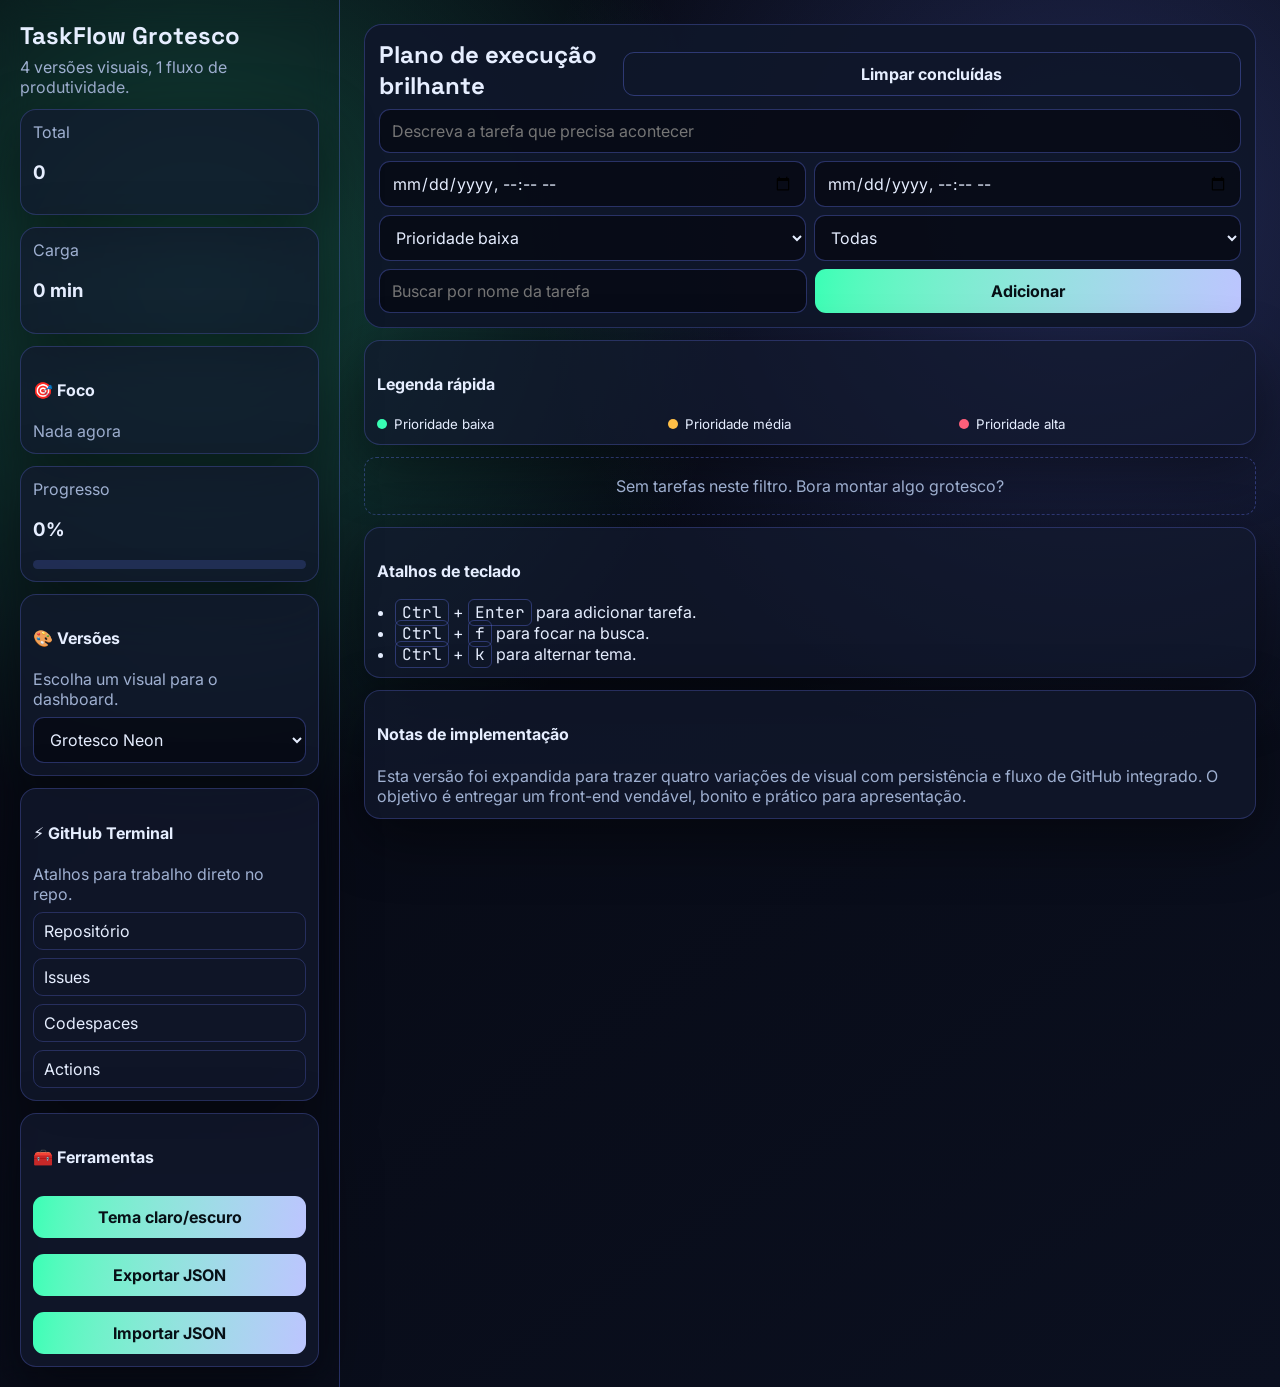
<file: index.html>
<!DOCTYPE html>
<html lang="pt-BR">
<head>
  <meta charset="UTF-8" />
  <meta name="viewport" content="width=device-width, initial-scale=1.0" />
  <title>TaskFlow Grotesco X4</title>
  <link rel="preconnect" href="https://fonts.googleapis.com" />
  <link rel="preconnect" href="https://fonts.gstatic.com" crossorigin />
  <link href="https://fonts.googleapis.com/css2?family=Inter:wght@400;500;600;700;800&family=Space+Grotesk:wght@500;700&family=JetBrains+Mono:wght@400;700&display=swap" rel="stylesheet" />
  <link rel="stylesheet" href="styles.css" />
</head>
<body>
  <div class="app" id="appRoot">
    <aside class="sidebar">
      <header class="brand">
        <h1>TaskFlow <span>Grotesco</span></h1>
        <p>4 versões visuais, 1 fluxo de produtividade.</p>
      </header>

      <section class="card metrics">
        <p>Total</p>
        <h3 id="totalTasks">0</h3>
      </section>

      <section class="card metrics">
        <p>Carga</p>
        <h3 id="dayLoad">0 min</h3>
      </section>

      <section class="card focus">
        <h4>🎯 Foco</h4>
        <p id="focusTask">Nenhuma tarefa</p>
      </section>

      <section class="card progress">
        <p>Progresso</p>
        <h3 id="progressValue">0%</h3>
        <div class="progressBar"><span id="progressFill"></span></div>
      </section>

      <section class="card stylePack">
        <h4>🎨 Versões</h4>
        <p>Escolha um visual para o dashboard.</p>
        <select id="visualPreset">
          <option value="grotesco">Grotesco Neon</option>
          <option value="aurora">Aurora Premium</option>
          <option value="midnight">Midnight Ops</option>
          <option value="clean">Clean Studio</option>
        </select>
      </section>

      <section class="card github">
        <h4>⚡ GitHub Terminal</h4>
        <p>Atalhos para trabalho direto no repo.</p>
        <div class="githubLinks">
          <a id="repoLink" target="_blank" rel="noreferrer">Repositório</a>
          <a id="issuesLink" target="_blank" rel="noreferrer">Issues</a>
          <a id="codespacesLink" target="_blank" rel="noreferrer">Codespaces</a>
          <a id="actionsLink" target="_blank" rel="noreferrer">Actions</a>
        </div>
      </section>

      <section class="card tools">
        <h4>🧰 Ferramentas</h4>
        <div class="toolActions">
          <button id="themeToggle">Tema claro/escuro</button>
          <button id="exportBtn">Exportar JSON</button>
          <button id="importBtn">Importar JSON</button>
          <input type="file" id="importFile" accept="application/json" hidden />
        </div>
      </section>
    </aside>

    <main class="main">
      <section class="input">
        <div class="titleRow">
          <h2>Plano de execução brilhante</h2>
          <button id="clearDoneBtn" class="secondary">Limpar concluídas</button>
        </div>

        <input id="taskInput" placeholder="Descreva a tarefa que precisa acontecer" />

        <div class="row">
          <input type="datetime-local" id="startInput" />
          <input type="datetime-local" id="endInput" />
        </div>

        <div class="row compact">
          <select id="priorityInput">
            <option value="1">Prioridade baixa</option>
            <option value="2">Prioridade média</option>
            <option value="3">Prioridade alta</option>
          </select>

          <select id="statusFilter">
            <option value="all">Todas</option>
            <option value="pending">Pendentes</option>
            <option value="done">Concluídas</option>
          </select>
        </div>

        <div class="row compact">
          <input id="searchInput" placeholder="Buscar por nome da tarefa" />
          <button id="addBtn">Adicionar</button>
        </div>
      </section>

      <section class="legend card">
        <h4>Legenda rápida</h4>
        <div class="legendList">
          <span class="dot p1"></span><small>Prioridade baixa</small>
          <span class="dot p2"></span><small>Prioridade média</small>
          <span class="dot p3"></span><small>Prioridade alta</small>
        </div>
      </section>

      <section id="timeline" class="timeline"></section>

      <section class="card shortcuts">
        <h4>Atalhos de teclado</h4>
        <ul>
          <li><kbd>Ctrl</kbd> + <kbd>Enter</kbd> para adicionar tarefa.</li>
          <li><kbd>Ctrl</kbd> + <kbd>f</kbd> para focar na busca.</li>
          <li><kbd>Ctrl</kbd> + <kbd>k</kbd> para alternar tema.</li>
        </ul>
      </section>

      <section class="card notes">
        <h4>Notas de implementação</h4>
        <p>Esta versão foi expandida para trazer quatro variações de visual com persistência e fluxo de GitHub integrado. O objetivo é entregar um front-end vendável, bonito e prático para apresentação.</p>
      </section>
    </main>
  </div>

  <template id="taskTemplate">
    <article class="task">
      <div class="taskTop">
        <strong class="taskName"></strong>
        <span class="badge pending">Pendente</span>
      </div>
      <small class="taskTime"></small>
      <small class="taskScore"></small>
      <div class="taskActions">
        <button data-action="toggle"></button>
        <button data-action="edit" class="secondary">Editar</button>
        <button data-action="delete" class="danger">Excluir</button>
      </div>
    </article>
  </template>

  <script src="script.js"></script>

  <!-- bloco-extra-001: espaço reservado para expansão visual/documentação da versão grotesca -->
  <!-- bloco-extra-002: espaço reservado para expansão visual/documentação da versão grotesca -->
  <!-- bloco-extra-003: espaço reservado para expansão visual/documentação da versão grotesca -->
  <!-- bloco-extra-004: espaço reservado para expansão visual/documentação da versão grotesca -->
  <!-- bloco-extra-005: espaço reservado para expansão visual/documentação da versão grotesca -->
  <!-- bloco-extra-006: espaço reservado para expansão visual/documentação da versão grotesca -->
  <!-- bloco-extra-007: espaço reservado para expansão visual/documentação da versão grotesca -->
  <!-- bloco-extra-008: espaço reservado para expansão visual/documentação da versão grotesca -->
  <!-- bloco-extra-009: espaço reservado para expansão visual/documentação da versão grotesca -->
  <!-- bloco-extra-010: espaço reservado para expansão visual/documentação da versão grotesca -->
  <!-- bloco-extra-011: espaço reservado para expansão visual/documentação da versão grotesca -->
  <!-- bloco-extra-012: espaço reservado para expansão visual/documentação da versão grotesca -->
  <!-- bloco-extra-013: espaço reservado para expansão visual/documentação da versão grotesca -->
  <!-- bloco-extra-014: espaço reservado para expansão visual/documentação da versão grotesca -->
  <!-- bloco-extra-015: espaço reservado para expansão visual/documentação da versão grotesca -->
  <!-- bloco-extra-016: espaço reservado para expansão visual/documentação da versão grotesca -->
  <!-- bloco-extra-017: espaço reservado para expansão visual/documentação da versão grotesca -->
  <!-- bloco-extra-018: espaço reservado para expansão visual/documentação da versão grotesca -->
  <!-- bloco-extra-019: espaço reservado para expansão visual/documentação da versão grotesca -->
  <!-- bloco-extra-020: espaço reservado para expansão visual/documentação da versão grotesca -->
  <!-- bloco-extra-021: espaço reservado para expansão visual/documentação da versão grotesca -->
  <!-- bloco-extra-022: espaço reservado para expansão visual/documentação da versão grotesca -->
  <!-- bloco-extra-023: espaço reservado para expansão visual/documentação da versão grotesca -->
  <!-- bloco-extra-024: espaço reservado para expansão visual/documentação da versão grotesca -->
  <!-- bloco-extra-025: espaço reservado para expansão visual/documentação da versão grotesca -->
  <!-- bloco-extra-026: espaço reservado para expansão visual/documentação da versão grotesca -->
  <!-- bloco-extra-027: espaço reservado para expansão visual/documentação da versão grotesca -->
  <!-- bloco-extra-028: espaço reservado para expansão visual/documentação da versão grotesca -->
  <!-- bloco-extra-029: espaço reservado para expansão visual/documentação da versão grotesca -->
  <!-- bloco-extra-030: espaço reservado para expansão visual/documentação da versão grotesca -->
  <!-- bloco-extra-031: espaço reservado para expansão visual/documentação da versão grotesca -->
  <!-- bloco-extra-032: espaço reservado para expansão visual/documentação da versão grotesca -->
  <!-- bloco-extra-033: espaço reservado para expansão visual/documentação da versão grotesca -->
  <!-- bloco-extra-034: espaço reservado para expansão visual/documentação da versão grotesca -->
  <!-- bloco-extra-035: espaço reservado para expansão visual/documentação da versão grotesca -->
  <!-- bloco-extra-036: espaço reservado para expansão visual/documentação da versão grotesca -->
  <!-- bloco-extra-037: espaço reservado para expansão visual/documentação da versão grotesca -->
  <!-- bloco-extra-038: espaço reservado para expansão visual/documentação da versão grotesca -->
  <!-- bloco-extra-039: espaço reservado para expansão visual/documentação da versão grotesca -->
  <!-- bloco-extra-040: espaço reservado para expansão visual/documentação da versão grotesca -->
  <!-- bloco-extra-041: espaço reservado para expansão visual/documentação da versão grotesca -->
  <!-- bloco-extra-042: espaço reservado para expansão visual/documentação da versão grotesca -->
  <!-- bloco-extra-043: espaço reservado para expansão visual/documentação da versão grotesca -->
  <!-- bloco-extra-044: espaço reservado para expansão visual/documentação da versão grotesca -->
  <!-- bloco-extra-045: espaço reservado para expansão visual/documentação da versão grotesca -->
  <!-- bloco-extra-046: espaço reservado para expansão visual/documentação da versão grotesca -->
  <!-- bloco-extra-047: espaço reservado para expansão visual/documentação da versão grotesca -->
  <!-- bloco-extra-048: espaço reservado para expansão visual/documentação da versão grotesca -->
  <!-- bloco-extra-049: espaço reservado para expansão visual/documentação da versão grotesca -->
  <!-- bloco-extra-050: espaço reservado para expansão visual/documentação da versão grotesca -->
  <!-- bloco-extra-051: espaço reservado para expansão visual/documentação da versão grotesca -->
  <!-- bloco-extra-052: espaço reservado para expansão visual/documentação da versão grotesca -->
  <!-- bloco-extra-053: espaço reservado para expansão visual/documentação da versão grotesca -->
  <!-- bloco-extra-054: espaço reservado para expansão visual/documentação da versão grotesca -->
  <!-- bloco-extra-055: espaço reservado para expansão visual/documentação da versão grotesca -->
  <!-- bloco-extra-056: espaço reservado para expansão visual/documentação da versão grotesca -->
  <!-- bloco-extra-057: espaço reservado para expansão visual/documentação da versão grotesca -->
  <!-- bloco-extra-058: espaço reservado para expansão visual/documentação da versão grotesca -->
  <!-- bloco-extra-059: espaço reservado para expansão visual/documentação da versão grotesca -->
  <!-- bloco-extra-060: espaço reservado para expansão visual/documentação da versão grotesca -->
  <!-- bloco-extra-061: espaço reservado para expansão visual/documentação da versão grotesca -->
  <!-- bloco-extra-062: espaço reservado para expansão visual/documentação da versão grotesca -->
  <!-- bloco-extra-063: espaço reservado para expansão visual/documentação da versão grotesca -->
  <!-- bloco-extra-064: espaço reservado para expansão visual/documentação da versão grotesca -->
  <!-- bloco-extra-065: espaço reservado para expansão visual/documentação da versão grotesca -->
  <!-- bloco-extra-066: espaço reservado para expansão visual/documentação da versão grotesca -->
  <!-- bloco-extra-067: espaço reservado para expansão visual/documentação da versão grotesca -->
  <!-- bloco-extra-068: espaço reservado para expansão visual/documentação da versão grotesca -->
  <!-- bloco-extra-069: espaço reservado para expansão visual/documentação da versão grotesca -->
  <!-- bloco-extra-070: espaço reservado para expansão visual/documentação da versão grotesca -->
  <!-- bloco-extra-071: espaço reservado para expansão visual/documentação da versão grotesca -->
  <!-- bloco-extra-072: espaço reservado para expansão visual/documentação da versão grotesca -->
  <!-- bloco-extra-073: espaço reservado para expansão visual/documentação da versão grotesca -->
  <!-- bloco-extra-074: espaço reservado para expansão visual/documentação da versão grotesca -->
  <!-- bloco-extra-075: espaço reservado para expansão visual/documentação da versão grotesca -->
  <!-- bloco-extra-076: espaço reservado para expansão visual/documentação da versão grotesca -->
  <!-- bloco-extra-077: espaço reservado para expansão visual/documentação da versão grotesca -->
  <!-- bloco-extra-078: espaço reservado para expansão visual/documentação da versão grotesca -->
  <!-- bloco-extra-079: espaço reservado para expansão visual/documentação da versão grotesca -->
  <!-- bloco-extra-080: espaço reservado para expansão visual/documentação da versão grotesca -->
  <!-- bloco-extra-081: espaço reservado para expansão visual/documentação da versão grotesca -->
  <!-- bloco-extra-082: espaço reservado para expansão visual/documentação da versão grotesca -->
  <!-- bloco-extra-083: espaço reservado para expansão visual/documentação da versão grotesca -->
  <!-- bloco-extra-084: espaço reservado para expansão visual/documentação da versão grotesca -->
  <!-- bloco-extra-085: espaço reservado para expansão visual/documentação da versão grotesca -->
  <!-- bloco-extra-086: espaço reservado para expansão visual/documentação da versão grotesca -->
  <!-- bloco-extra-087: espaço reservado para expansão visual/documentação da versão grotesca -->
  <!-- bloco-extra-088: espaço reservado para expansão visual/documentação da versão grotesca -->
  <!-- bloco-extra-089: espaço reservado para expansão visual/documentação da versão grotesca -->
  <!-- bloco-extra-090: espaço reservado para expansão visual/documentação da versão grotesca -->
  <!-- bloco-extra-091: espaço reservado para expansão visual/documentação da versão grotesca -->
  <!-- bloco-extra-092: espaço reservado para expansão visual/documentação da versão grotesca -->
  <!-- bloco-extra-093: espaço reservado para expansão visual/documentação da versão grotesca -->
  <!-- bloco-extra-094: espaço reservado para expansão visual/documentação da versão grotesca -->
  <!-- bloco-extra-095: espaço reservado para expansão visual/documentação da versão grotesca -->
  <!-- bloco-extra-096: espaço reservado para expansão visual/documentação da versão grotesca -->
  <!-- bloco-extra-097: espaço reservado para expansão visual/documentação da versão grotesca -->
  <!-- bloco-extra-098: espaço reservado para expansão visual/documentação da versão grotesca -->
  <!-- bloco-extra-099: espaço reservado para expansão visual/documentação da versão grotesca -->
  <!-- bloco-extra-100: espaço reservado para expansão visual/documentação da versão grotesca -->
  <!-- bloco-extra-101: espaço reservado para expansão visual/documentação da versão grotesca -->
  <!-- bloco-extra-102: espaço reservado para expansão visual/documentação da versão grotesca -->
  <!-- bloco-extra-103: espaço reservado para expansão visual/documentação da versão grotesca -->
  <!-- bloco-extra-104: espaço reservado para expansão visual/documentação da versão grotesca -->
  <!-- bloco-extra-105: espaço reservado para expansão visual/documentação da versão grotesca -->
  <!-- bloco-extra-106: espaço reservado para expansão visual/documentação da versão grotesca -->
  <!-- bloco-extra-107: espaço reservado para expansão visual/documentação da versão grotesca -->
  <!-- bloco-extra-108: espaço reservado para expansão visual/documentação da versão grotesca -->
  <!-- bloco-extra-109: espaço reservado para expansão visual/documentação da versão grotesca -->
  <!-- bloco-extra-110: espaço reservado para expansão visual/documentação da versão grotesca -->
  <!-- bloco-extra-111: espaço reservado para expansão visual/documentação da versão grotesca -->
  <!-- bloco-extra-112: espaço reservado para expansão visual/documentação da versão grotesca -->
  <!-- bloco-extra-113: espaço reservado para expansão visual/documentação da versão grotesca -->
  <!-- bloco-extra-114: espaço reservado para expansão visual/documentação da versão grotesca -->
  <!-- bloco-extra-115: espaço reservado para expansão visual/documentação da versão grotesca -->
  <!-- bloco-extra-116: espaço reservado para expansão visual/documentação da versão grotesca -->
  <!-- bloco-extra-117: espaço reservado para expansão visual/documentação da versão grotesca -->
  <!-- bloco-extra-118: espaço reservado para expansão visual/documentação da versão grotesca -->
  <!-- bloco-extra-119: espaço reservado para expansão visual/documentação da versão grotesca -->
  <!-- bloco-extra-120: espaço reservado para expansão visual/documentação da versão grotesca -->
  <!-- bloco-extra-121: espaço reservado para expansão visual/documentação da versão grotesca -->
  <!-- bloco-extra-122: espaço reservado para expansão visual/documentação da versão grotesca -->
  <!-- bloco-extra-123: espaço reservado para expansão visual/documentação da versão grotesca -->
  <!-- bloco-extra-124: espaço reservado para expansão visual/documentação da versão grotesca -->
  <!-- bloco-extra-125: espaço reservado para expansão visual/documentação da versão grotesca -->
  <!-- bloco-extra-126: espaço reservado para expansão visual/documentação da versão grotesca -->
  <!-- bloco-extra-127: espaço reservado para expansão visual/documentação da versão grotesca -->
  <!-- bloco-extra-128: espaço reservado para expansão visual/documentação da versão grotesca -->
  <!-- bloco-extra-129: espaço reservado para expansão visual/documentação da versão grotesca -->
  <!-- bloco-extra-130: espaço reservado para expansão visual/documentação da versão grotesca -->
  <!-- bloco-extra-131: espaço reservado para expansão visual/documentação da versão grotesca -->
  <!-- bloco-extra-132: espaço reservado para expansão visual/documentação da versão grotesca -->
  <!-- bloco-extra-133: espaço reservado para expansão visual/documentação da versão grotesca -->
  <!-- bloco-extra-134: espaço reservado para expansão visual/documentação da versão grotesca -->
  <!-- bloco-extra-135: espaço reservado para expansão visual/documentação da versão grotesca -->
  <!-- bloco-extra-136: espaço reservado para expansão visual/documentação da versão grotesca -->
  <!-- bloco-extra-137: espaço reservado para expansão visual/documentação da versão grotesca -->
  <!-- bloco-extra-138: espaço reservado para expansão visual/documentação da versão grotesca -->
  <!-- bloco-extra-139: espaço reservado para expansão visual/documentação da versão grotesca -->
  <!-- bloco-extra-140: espaço reservado para expansão visual/documentação da versão grotesca -->
  <!-- bloco-extra-141: espaço reservado para expansão visual/documentação da versão grotesca -->
  <!-- bloco-extra-142: espaço reservado para expansão visual/documentação da versão grotesca -->
  <!-- bloco-extra-143: espaço reservado para expansão visual/documentação da versão grotesca -->
  <!-- bloco-extra-144: espaço reservado para expansão visual/documentação da versão grotesca -->
  <!-- bloco-extra-145: espaço reservado para expansão visual/documentação da versão grotesca -->
  <!-- bloco-extra-146: espaço reservado para expansão visual/documentação da versão grotesca -->
  <!-- bloco-extra-147: espaço reservado para expansão visual/documentação da versão grotesca -->
  <!-- bloco-extra-148: espaço reservado para expansão visual/documentação da versão grotesca -->
  <!-- bloco-extra-149: espaço reservado para expansão visual/documentação da versão grotesca -->
  <!-- bloco-extra-150: espaço reservado para expansão visual/documentação da versão grotesca -->
  <!-- bloco-extra-151: espaço reservado para expansão visual/documentação da versão grotesca -->
  <!-- bloco-extra-152: espaço reservado para expansão visual/documentação da versão grotesca -->
  <!-- bloco-extra-153: espaço reservado para expansão visual/documentação da versão grotesca -->
  <!-- bloco-extra-154: espaço reservado para expansão visual/documentação da versão grotesca -->
  <!-- bloco-extra-155: espaço reservado para expansão visual/documentação da versão grotesca -->
  <!-- bloco-extra-156: espaço reservado para expansão visual/documentação da versão grotesca -->
  <!-- bloco-extra-157: espaço reservado para expansão visual/documentação da versão grotesca -->
  <!-- bloco-extra-158: espaço reservado para expansão visual/documentação da versão grotesca -->
  <!-- bloco-extra-159: espaço reservado para expansão visual/documentação da versão grotesca -->
  <!-- bloco-extra-160: espaço reservado para expansão visual/documentação da versão grotesca -->
  <!-- bloco-extra-161: espaço reservado para expansão visual/documentação da versão grotesca -->
  <!-- bloco-extra-162: espaço reservado para expansão visual/documentação da versão grotesca -->
  <!-- bloco-extra-163: espaço reservado para expansão visual/documentação da versão grotesca -->
  <!-- bloco-extra-164: espaço reservado para expansão visual/documentação da versão grotesca -->
  <!-- bloco-extra-165: espaço reservado para expansão visual/documentação da versão grotesca -->
  <!-- bloco-extra-166: espaço reservado para expansão visual/documentação da versão grotesca -->
  <!-- bloco-extra-167: espaço reservado para expansão visual/documentação da versão grotesca -->
  <!-- bloco-extra-168: espaço reservado para expansão visual/documentação da versão grotesca -->
  <!-- bloco-extra-169: espaço reservado para expansão visual/documentação da versão grotesca -->
  <!-- bloco-extra-170: espaço reservado para expansão visual/documentação da versão grotesca -->
  <!-- bloco-extra-171: espaço reservado para expansão visual/documentação da versão grotesca -->
  <!-- bloco-extra-172: espaço reservado para expansão visual/documentação da versão grotesca -->
  <!-- bloco-extra-173: espaço reservado para expansão visual/documentação da versão grotesca -->
  <!-- bloco-extra-174: espaço reservado para expansão visual/documentação da versão grotesca -->
  <!-- bloco-extra-175: espaço reservado para expansão visual/documentação da versão grotesca -->
  <!-- bloco-extra-176: espaço reservado para expansão visual/documentação da versão grotesca -->
  <!-- bloco-extra-177: espaço reservado para expansão visual/documentação da versão grotesca -->
  <!-- bloco-extra-178: espaço reservado para expansão visual/documentação da versão grotesca -->
  <!-- bloco-extra-179: espaço reservado para expansão visual/documentação da versão grotesca -->
  <!-- bloco-extra-180: espaço reservado para expansão visual/documentação da versão grotesca -->
  <!-- bloco-extra-181: espaço reservado para expansão visual/documentação da versão grotesca -->
  <!-- bloco-extra-182: espaço reservado para expansão visual/documentação da versão grotesca -->
  <!-- bloco-extra-183: espaço reservado para expansão visual/documentação da versão grotesca -->
  <!-- bloco-extra-184: espaço reservado para expansão visual/documentação da versão grotesca -->
  <!-- bloco-extra-185: espaço reservado para expansão visual/documentação da versão grotesca -->
  <!-- bloco-extra-186: espaço reservado para expansão visual/documentação da versão grotesca -->
  <!-- bloco-extra-187: espaço reservado para expansão visual/documentação da versão grotesca -->
  <!-- bloco-extra-188: espaço reservado para expansão visual/documentação da versão grotesca -->
  <!-- bloco-extra-189: espaço reservado para expansão visual/documentação da versão grotesca -->
  <!-- bloco-extra-190: espaço reservado para expansão visual/documentação da versão grotesca -->
  <!-- bloco-extra-191: espaço reservado para expansão visual/documentação da versão grotesca -->
  <!-- bloco-extra-192: espaço reservado para expansão visual/documentação da versão grotesca -->
  <!-- bloco-extra-193: espaço reservado para expansão visual/documentação da versão grotesca -->
  <!-- bloco-extra-194: espaço reservado para expansão visual/documentação da versão grotesca -->
  <!-- bloco-extra-195: espaço reservado para expansão visual/documentação da versão grotesca -->
  <!-- bloco-extra-196: espaço reservado para expansão visual/documentação da versão grotesca -->
  <!-- bloco-extra-197: espaço reservado para expansão visual/documentação da versão grotesca -->
  <!-- bloco-extra-198: espaço reservado para expansão visual/documentação da versão grotesca -->
  <!-- bloco-extra-199: espaço reservado para expansão visual/documentação da versão grotesca -->
  <!-- bloco-extra-200: espaço reservado para expansão visual/documentação da versão grotesca -->
  <!-- bloco-extra-201: espaço reservado para expansão visual/documentação da versão grotesca -->
  <!-- bloco-extra-202: espaço reservado para expansão visual/documentação da versão grotesca -->
  <!-- bloco-extra-203: espaço reservado para expansão visual/documentação da versão grotesca -->
  <!-- bloco-extra-204: espaço reservado para expansão visual/documentação da versão grotesca -->
  <!-- bloco-extra-205: espaço reservado para expansão visual/documentação da versão grotesca -->
  <!-- bloco-extra-206: espaço reservado para expansão visual/documentação da versão grotesca -->
  <!-- bloco-extra-207: espaço reservado para expansão visual/documentação da versão grotesca -->
  <!-- bloco-extra-208: espaço reservado para expansão visual/documentação da versão grotesca -->
  <!-- bloco-extra-209: espaço reservado para expansão visual/documentação da versão grotesca -->
  <!-- bloco-extra-210: espaço reservado para expansão visual/documentação da versão grotesca -->
  <!-- bloco-extra-211: espaço reservado para expansão visual/documentação da versão grotesca -->
  <!-- bloco-extra-212: espaço reservado para expansão visual/documentação da versão grotesca -->
  <!-- bloco-extra-213: espaço reservado para expansão visual/documentação da versão grotesca -->
  <!-- bloco-extra-214: espaço reservado para expansão visual/documentação da versão grotesca -->
  <!-- bloco-extra-215: espaço reservado para expansão visual/documentação da versão grotesca -->
  <!-- bloco-extra-216: espaço reservado para expansão visual/documentação da versão grotesca -->
  <!-- bloco-extra-217: espaço reservado para expansão visual/documentação da versão grotesca -->
  <!-- bloco-extra-218: espaço reservado para expansão visual/documentação da versão grotesca -->
  <!-- bloco-extra-219: espaço reservado para expansão visual/documentação da versão grotesca -->
  <!-- bloco-extra-220: espaço reservado para expansão visual/documentação da versão grotesca -->
  <!-- bloco-extra-221: espaço reservado para expansão visual/documentação da versão grotesca -->
  <!-- bloco-extra-222: espaço reservado para expansão visual/documentação da versão grotesca -->
  <!-- bloco-extra-223: espaço reservado para expansão visual/documentação da versão grotesca -->
  <!-- bloco-extra-224: espaço reservado para expansão visual/documentação da versão grotesca -->
  <!-- bloco-extra-225: espaço reservado para expansão visual/documentação da versão grotesca -->
  <!-- bloco-extra-226: espaço reservado para expansão visual/documentação da versão grotesca -->
  <!-- bloco-extra-227: espaço reservado para expansão visual/documentação da versão grotesca -->
  <!-- bloco-extra-228: espaço reservado para expansão visual/documentação da versão grotesca -->
  <!-- bloco-extra-229: espaço reservado para expansão visual/documentação da versão grotesca -->
  <!-- bloco-extra-230: espaço reservado para expansão visual/documentação da versão grotesca -->
  <!-- bloco-extra-231: espaço reservado para expansão visual/documentação da versão grotesca -->
  <!-- bloco-extra-232: espaço reservado para expansão visual/documentação da versão grotesca -->
  <!-- bloco-extra-233: espaço reservado para expansão visual/documentação da versão grotesca -->
  <!-- bloco-extra-234: espaço reservado para expansão visual/documentação da versão grotesca -->
  <!-- bloco-extra-235: espaço reservado para expansão visual/documentação da versão grotesca -->
  <!-- bloco-extra-236: espaço reservado para expansão visual/documentação da versão grotesca -->
  <!-- bloco-extra-237: espaço reservado para expansão visual/documentação da versão grotesca -->
  <!-- bloco-extra-238: espaço reservado para expansão visual/documentação da versão grotesca -->
  <!-- bloco-extra-239: espaço reservado para expansão visual/documentação da versão grotesca -->
  <!-- bloco-extra-240: espaço reservado para expansão visual/documentação da versão grotesca -->
  <!-- bloco-extra-241: espaço reservado para expansão visual/documentação da versão grotesca -->
  <!-- bloco-extra-242: espaço reservado para expansão visual/documentação da versão grotesca -->
  <!-- bloco-extra-243: espaço reservado para expansão visual/documentação da versão grotesca -->
  <!-- bloco-extra-244: espaço reservado para expansão visual/documentação da versão grotesca -->
  <!-- bloco-extra-245: espaço reservado para expansão visual/documentação da versão grotesca -->
  <!-- bloco-extra-246: espaço reservado para expansão visual/documentação da versão grotesca -->
  <!-- bloco-extra-247: espaço reservado para expansão visual/documentação da versão grotesca -->
  <!-- bloco-extra-248: espaço reservado para expansão visual/documentação da versão grotesca -->
  <!-- bloco-extra-249: espaço reservado para expansão visual/documentação da versão grotesca -->
  <!-- bloco-extra-250: espaço reservado para expansão visual/documentação da versão grotesca -->
  <!-- bloco-extra-251: espaço reservado para expansão visual/documentação da versão grotesca -->
  <!-- bloco-extra-252: espaço reservado para expansão visual/documentação da versão grotesca -->
  <!-- bloco-extra-253: espaço reservado para expansão visual/documentação da versão grotesca -->
  <!-- bloco-extra-254: espaço reservado para expansão visual/documentação da versão grotesca -->
  <!-- bloco-extra-255: espaço reservado para expansão visual/documentação da versão grotesca -->
  <!-- bloco-extra-256: espaço reservado para expansão visual/documentação da versão grotesca -->
  <!-- bloco-extra-257: espaço reservado para expansão visual/documentação da versão grotesca -->
  <!-- bloco-extra-258: espaço reservado para expansão visual/documentação da versão grotesca -->
  <!-- bloco-extra-259: espaço reservado para expansão visual/documentação da versão grotesca -->
</body>
</html>
</file>
<file: styles.css>
:root {
  --bg: #05070f;
  --bg-soft: #0b1020;
  --card: rgba(19, 26, 46, 0.72);
  --card-strong: rgba(15, 23, 42, 0.94);
  --text: #e6eeff;
  --muted: #9fb0d1;
  --accent: #39ffb5;
  --accent-2: #6b7dff;
  --danger: #ff5f7a;
  --warning: #ffbf47;
  --glass: 0 20px 60px rgba(0, 0, 0, 0.45);
}

body.theme-aurora {
  --bg: #09071a;
  --bg-soft: #111539;
  --card: rgba(37, 22, 76, 0.62);
  --card-strong: rgba(31, 18, 68, 0.9);
  --text: #efe8ff;
  --muted: #cab7ff;
  --accent: #8a7dff;
  --accent-2: #33f5c7;
}

body.theme-midnight {
  --bg: #06090d;
  --bg-soft: #101720;
  --card: rgba(19, 32, 44, 0.7);
  --card-strong: rgba(11, 20, 30, 0.95);
  --text: #dff4ff;
  --muted: #8cb8cc;
  --accent: #48d7ff;
  --accent-2: #9cff57;
}

body.theme-clean {
  --bg: #f7f9ff;
  --bg-soft: #e9efff;
  --card: rgba(255, 255, 255, 0.86);
  --card-strong: rgba(255, 255, 255, 0.96);
  --text: #111629;
  --muted: #49506f;
  --accent: #0f8b57;
  --accent-2: #3552de;
  --danger: #d6284f;
  --warning: #a36b00;
  --glass: 0 16px 45px rgba(30, 62, 175, 0.18);
}

* { box-sizing: border-box; }

body {
  margin: 0;
  min-height: 100vh;
  background:
    radial-gradient(circle at 15% 20%, color-mix(in srgb, var(--accent) 25%, transparent), transparent 35%),
    radial-gradient(circle at 85% 15%, color-mix(in srgb, var(--accent-2) 25%, transparent), transparent 35%),
    linear-gradient(145deg, var(--bg), var(--bg-soft));
  color: var(--text);
  font-family: Inter, system-ui, -apple-system, sans-serif;
}

.app { display: flex; min-height: 100vh; }
.sidebar {
  width: 340px;
  padding: 20px;
  display: flex;
  flex-direction: column;
  gap: 12px;
  border-right: 1px solid color-mix(in srgb, var(--accent-2) 35%, transparent);
  backdrop-filter: blur(14px);
}
.brand h1 { margin: 0; font-family: 'Space Grotesk', sans-serif; }
.brand p { margin: 6px 0 0; color: var(--muted); }
.card {
  background: var(--card);
  border: 1px solid color-mix(in srgb, var(--accent-2) 26%, transparent);
  border-radius: 16px;
  padding: 12px;
  box-shadow: var(--glass);
}
.card p { margin: 0; color: var(--muted); }
.progressBar { margin-top: 10px; height: 9px; border-radius: 999px; background: color-mix(in srgb, var(--accent-2) 20%, transparent); }
.progressBar span { display: block; width: 0%; height: 100%; border-radius: inherit; background: linear-gradient(90deg, var(--accent), var(--accent-2)); transition: width .25s ease; }
.githubLinks { display: grid; gap: 8px; margin-top: 8px; }
.githubLinks a { color: var(--text); text-decoration: none; border: 1px solid color-mix(in srgb, var(--accent-2) 26%, transparent); border-radius: 10px; padding: 8px 10px; }
.githubLinks a:hover { border-color: var(--accent); }
.toolActions { display: grid; gap: 8px; margin-top: 8px; }

.main { flex: 1; padding: 24px; overflow-y: auto; display: grid; gap: 12px; align-content: start; }
.input { background: var(--card-strong); border: 1px solid color-mix(in srgb, var(--accent-2) 28%, transparent); border-radius: 18px; padding: 14px; }
.titleRow { display: flex; justify-content: space-between; gap: 10px; align-items: center; }
.titleRow h2 { margin: 0; font-family: 'Space Grotesk', sans-serif; }

input, select, button { width: 100%; padding: 11px 12px; margin-top: 8px; border-radius: 11px; font: inherit; }
input, select { border: 1px solid color-mix(in srgb, var(--accent-2) 34%, transparent); background: color-mix(in srgb, var(--bg) 65%, transparent); color: var(--text); }
button { border: none; font-weight: 700; cursor: pointer; background: linear-gradient(100deg, var(--accent), color-mix(in srgb, var(--accent-2) 45%, white)); color: #071016; }
button.secondary { background: transparent; border: 1px solid color-mix(in srgb, var(--accent-2) 35%, transparent); color: var(--text); }

.row { display: flex; gap: 8px; }
.row.compact > * { flex: 1; }
.legendList { display: grid; grid-template-columns: auto 1fr auto 1fr auto 1fr; align-items: center; gap: 7px; }
.dot { width: 10px; height: 10px; border-radius: 50%; display: inline-block; }
.p1 { border-color: #39ffb5; background: #39ffb5; }
.p2 { border-color: #ffbf47; background: #ffbf47; }
.p3 { border-color: #ff5f7a; background: #ff5f7a; }

.timeline { display: grid; gap: 10px; }
.task {
  background: var(--card-strong);
  border: 1px solid color-mix(in srgb, var(--accent-2) 24%, transparent);
  border-left: 5px solid var(--accent);
  border-radius: 14px;
  padding: 12px;
  display: grid;
  gap: 6px;
}
.taskTop { display: flex; justify-content: space-between; align-items: center; gap: 8px; }
.task small { color: var(--muted); }
.badge { font-size: .78rem; font-weight: 700; padding: 4px 8px; border-radius: 999px; }
.badge.pending { background: color-mix(in srgb, var(--warning) 20%, transparent); color: var(--warning); }
.badge.done { background: color-mix(in srgb, var(--accent) 18%, transparent); color: var(--accent); }
.taskActions { display: flex; flex-wrap: wrap; gap: 8px; }
.taskActions button { margin-top: 0; width: auto; padding: 7px 9px; }
.taskActions .danger { border: 1px solid color-mix(in srgb, var(--danger) 48%, transparent); color: var(--danger); background: transparent; }

.empty { border: 1px dashed color-mix(in srgb, var(--accent-2) 35%, transparent); border-radius: 12px; padding: 18px; text-align: center; color: var(--muted); }
.shortcuts ul { margin: 8px 0 0; padding-left: 18px; }
kbd { font-family: 'JetBrains Mono', monospace; border: 1px solid color-mix(in srgb, var(--accent-2) 34%, transparent); border-radius: 6px; padding: 2px 6px; }

@media (max-width: 980px) {
  .app { flex-direction: column; }
  .sidebar { width: 100%; }
}

.u-gap-1 { gap: 1px; }
.u-gap-2 { gap: 2px; }
.u-gap-3 { gap: 3px; }
.u-gap-4 { gap: 4px; }
.u-gap-5 { gap: 5px; }
.u-gap-6 { gap: 6px; }
.u-gap-7 { gap: 7px; }
.u-gap-8 { gap: 8px; }
.u-gap-9 { gap: 9px; }
.u-gap-10 { gap: 10px; }
.u-gap-11 { gap: 11px; }
.u-gap-12 { gap: 12px; }
.u-gap-13 { gap: 13px; }
.u-gap-14 { gap: 14px; }
.u-gap-15 { gap: 15px; }
.u-gap-16 { gap: 16px; }
.u-gap-17 { gap: 17px; }
.u-gap-18 { gap: 18px; }
.u-gap-19 { gap: 19px; }
.u-gap-20 { gap: 20px; }
.u-gap-21 { gap: 21px; }
.u-gap-22 { gap: 22px; }
.u-gap-23 { gap: 23px; }
.u-gap-24 { gap: 24px; }
.u-gap-25 { gap: 25px; }
.u-gap-26 { gap: 26px; }
.u-gap-27 { gap: 27px; }
.u-gap-28 { gap: 28px; }
.u-gap-29 { gap: 29px; }
.u-gap-30 { gap: 30px; }
.u-gap-31 { gap: 31px; }
.u-gap-32 { gap: 32px; }
.u-gap-33 { gap: 33px; }
.u-gap-34 { gap: 34px; }
.u-gap-35 { gap: 35px; }
.u-gap-36 { gap: 36px; }
.u-gap-37 { gap: 37px; }
.u-gap-38 { gap: 38px; }
.u-gap-39 { gap: 39px; }
.u-gap-40 { gap: 40px; }
.u-gap-41 { gap: 41px; }
.u-gap-42 { gap: 42px; }
.u-gap-43 { gap: 43px; }
.u-gap-44 { gap: 44px; }
.u-gap-45 { gap: 45px; }
.u-gap-46 { gap: 46px; }
.u-gap-47 { gap: 47px; }
.u-gap-48 { gap: 48px; }
.u-gap-49 { gap: 49px; }
.u-gap-50 { gap: 50px; }
.u-gap-51 { gap: 51px; }
.u-gap-52 { gap: 52px; }
.u-gap-53 { gap: 53px; }
.u-gap-54 { gap: 54px; }
.u-gap-55 { gap: 55px; }
.u-gap-56 { gap: 56px; }
.u-gap-57 { gap: 57px; }
.u-gap-58 { gap: 58px; }
.u-gap-59 { gap: 59px; }
.u-gap-60 { gap: 60px; }
.u-gap-61 { gap: 61px; }
.u-gap-62 { gap: 62px; }
.u-gap-63 { gap: 63px; }
.u-gap-64 { gap: 64px; }
.u-gap-65 { gap: 65px; }
.u-gap-66 { gap: 66px; }
.u-gap-67 { gap: 67px; }
.u-gap-68 { gap: 68px; }
.u-gap-69 { gap: 69px; }
.u-gap-70 { gap: 70px; }
.u-gap-71 { gap: 71px; }
.u-gap-72 { gap: 72px; }
.u-gap-73 { gap: 73px; }
.u-gap-74 { gap: 74px; }
.u-gap-75 { gap: 75px; }
.u-gap-76 { gap: 76px; }
.u-gap-77 { gap: 77px; }
.u-gap-78 { gap: 78px; }
.u-gap-79 { gap: 79px; }
.u-gap-80 { gap: 80px; }
.u-gap-81 { gap: 81px; }
.u-gap-82 { gap: 82px; }
.u-gap-83 { gap: 83px; }
.u-gap-84 { gap: 84px; }
.u-gap-85 { gap: 85px; }
.u-gap-86 { gap: 86px; }
.u-gap-87 { gap: 87px; }
.u-gap-88 { gap: 88px; }
.u-gap-89 { gap: 89px; }
.u-gap-90 { gap: 90px; }
.u-gap-91 { gap: 91px; }
.u-gap-92 { gap: 92px; }
.u-gap-93 { gap: 93px; }
.u-gap-94 { gap: 94px; }
.u-gap-95 { gap: 95px; }
.u-gap-96 { gap: 96px; }
.u-gap-97 { gap: 97px; }
.u-gap-98 { gap: 98px; }
.u-gap-99 { gap: 99px; }
.u-gap-100 { gap: 100px; }
.u-gap-101 { gap: 101px; }
.u-gap-102 { gap: 102px; }
.u-gap-103 { gap: 103px; }
.u-gap-104 { gap: 104px; }
.u-gap-105 { gap: 105px; }
.u-gap-106 { gap: 106px; }
.u-gap-107 { gap: 107px; }
.u-gap-108 { gap: 108px; }
.u-gap-109 { gap: 109px; }
.u-gap-110 { gap: 110px; }
.u-gap-111 { gap: 111px; }
.u-gap-112 { gap: 112px; }
.u-gap-113 { gap: 113px; }
.u-gap-114 { gap: 114px; }
.u-gap-115 { gap: 115px; }
.u-gap-116 { gap: 116px; }
.u-gap-117 { gap: 117px; }
.u-gap-118 { gap: 118px; }
.u-gap-119 { gap: 119px; }
.u-gap-120 { gap: 120px; }
.u-gap-121 { gap: 121px; }
.u-gap-122 { gap: 122px; }
.u-gap-123 { gap: 123px; }
.u-gap-124 { gap: 124px; }
.u-gap-125 { gap: 125px; }
.u-gap-126 { gap: 126px; }
.u-gap-127 { gap: 127px; }
.u-gap-128 { gap: 128px; }
.u-gap-129 { gap: 129px; }
.u-gap-130 { gap: 130px; }
.u-gap-131 { gap: 131px; }
.u-gap-132 { gap: 132px; }
.u-gap-133 { gap: 133px; }
.u-gap-134 { gap: 134px; }
.u-gap-135 { gap: 135px; }
.u-gap-136 { gap: 136px; }
.u-gap-137 { gap: 137px; }
.u-gap-138 { gap: 138px; }
.u-gap-139 { gap: 139px; }
.u-gap-140 { gap: 140px; }
.u-gap-141 { gap: 141px; }
.u-gap-142 { gap: 142px; }
.u-gap-143 { gap: 143px; }
.u-gap-144 { gap: 144px; }
.u-gap-145 { gap: 145px; }
.u-gap-146 { gap: 146px; }
.u-gap-147 { gap: 147px; }
.u-gap-148 { gap: 148px; }
.u-gap-149 { gap: 149px; }
.u-gap-150 { gap: 150px; }
.u-gap-151 { gap: 151px; }
.u-gap-152 { gap: 152px; }
.u-gap-153 { gap: 153px; }
.u-gap-154 { gap: 154px; }
.u-gap-155 { gap: 155px; }
.u-gap-156 { gap: 156px; }
.u-gap-157 { gap: 157px; }
.u-gap-158 { gap: 158px; }
.u-gap-159 { gap: 159px; }
.u-gap-160 { gap: 160px; }
.u-gap-161 { gap: 161px; }
.u-gap-162 { gap: 162px; }
.u-gap-163 { gap: 163px; }
.u-gap-164 { gap: 164px; }
.u-gap-165 { gap: 165px; }
.u-gap-166 { gap: 166px; }
.u-gap-167 { gap: 167px; }
.u-gap-168 { gap: 168px; }
.u-gap-169 { gap: 169px; }
.u-gap-170 { gap: 170px; }
.u-gap-171 { gap: 171px; }
.u-gap-172 { gap: 172px; }
.u-gap-173 { gap: 173px; }
.u-gap-174 { gap: 174px; }
.u-gap-175 { gap: 175px; }
.u-gap-176 { gap: 176px; }
.u-gap-177 { gap: 177px; }
.u-gap-178 { gap: 178px; }
.u-gap-179 { gap: 179px; }
.u-gap-180 { gap: 180px; }
.u-gap-181 { gap: 181px; }
.u-gap-182 { gap: 182px; }
.u-gap-183 { gap: 183px; }
.u-gap-184 { gap: 184px; }
.u-gap-185 { gap: 185px; }
.u-gap-186 { gap: 186px; }
.u-gap-187 { gap: 187px; }
.u-gap-188 { gap: 188px; }
.u-gap-189 { gap: 189px; }
.u-gap-190 { gap: 190px; }
.u-gap-191 { gap: 191px; }
.u-gap-192 { gap: 192px; }
.u-gap-193 { gap: 193px; }
.u-gap-194 { gap: 194px; }
.u-gap-195 { gap: 195px; }
.u-gap-196 { gap: 196px; }
.u-gap-197 { gap: 197px; }
.u-gap-198 { gap: 198px; }
.u-gap-199 { gap: 199px; }
.u-gap-200 { gap: 200px; }
.u-gap-201 { gap: 201px; }
.u-gap-202 { gap: 202px; }
.u-gap-203 { gap: 203px; }
.u-gap-204 { gap: 204px; }
.u-gap-205 { gap: 205px; }
.u-gap-206 { gap: 206px; }
.u-gap-207 { gap: 207px; }
.u-gap-208 { gap: 208px; }
.u-gap-209 { gap: 209px; }
.u-gap-210 { gap: 210px; }
.u-gap-211 { gap: 211px; }
.u-gap-212 { gap: 212px; }
.u-gap-213 { gap: 213px; }
.u-gap-214 { gap: 214px; }
.u-gap-215 { gap: 215px; }
.u-gap-216 { gap: 216px; }
.u-gap-217 { gap: 217px; }
.u-gap-218 { gap: 218px; }
.u-gap-219 { gap: 219px; }
.u-gap-220 { gap: 220px; }
.u-gap-221 { gap: 221px; }
.u-gap-222 { gap: 222px; }
.u-gap-223 { gap: 223px; }
.u-gap-224 { gap: 224px; }
.u-gap-225 { gap: 225px; }
.u-gap-226 { gap: 226px; }
.u-gap-227 { gap: 227px; }
.u-gap-228 { gap: 228px; }
.u-gap-229 { gap: 229px; }
.u-gap-230 { gap: 230px; }
.u-gap-231 { gap: 231px; }
.u-gap-232 { gap: 232px; }
.u-gap-233 { gap: 233px; }
.u-gap-234 { gap: 234px; }
.u-gap-235 { gap: 235px; }
.u-gap-236 { gap: 236px; }
.u-gap-237 { gap: 237px; }
.u-gap-238 { gap: 238px; }
.u-gap-239 { gap: 239px; }
.u-gap-240 { gap: 240px; }
.u-gap-241 { gap: 241px; }
.u-gap-242 { gap: 242px; }
.u-gap-243 { gap: 243px; }
.u-gap-244 { gap: 244px; }
.u-gap-245 { gap: 245px; }
.u-gap-246 { gap: 246px; }
.u-gap-247 { gap: 247px; }
.u-gap-248 { gap: 248px; }
.u-gap-249 { gap: 249px; }
.u-gap-250 { gap: 250px; }
.u-gap-251 { gap: 251px; }
.u-gap-252 { gap: 252px; }
.u-gap-253 { gap: 253px; }
.u-gap-254 { gap: 254px; }
.u-gap-255 { gap: 255px; }
.u-gap-256 { gap: 256px; }
.u-gap-257 { gap: 257px; }
.u-gap-258 { gap: 258px; }
.u-gap-259 { gap: 259px; }
.u-mt-1 { margin-top: 1px; }
.u-mt-2 { margin-top: 2px; }
.u-mt-3 { margin-top: 3px; }
.u-mt-4 { margin-top: 4px; }
.u-mt-5 { margin-top: 5px; }
.u-mt-6 { margin-top: 6px; }
.u-mt-7 { margin-top: 7px; }
.u-mt-8 { margin-top: 8px; }
.u-mt-9 { margin-top: 9px; }
.u-mt-10 { margin-top: 10px; }
.u-mt-11 { margin-top: 11px; }
.u-mt-12 { margin-top: 12px; }
.u-mt-13 { margin-top: 13px; }
.u-mt-14 { margin-top: 14px; }
.u-mt-15 { margin-top: 15px; }
.u-mt-16 { margin-top: 16px; }
.u-mt-17 { margin-top: 17px; }
.u-mt-18 { margin-top: 18px; }
.u-mt-19 { margin-top: 19px; }
.u-mt-20 { margin-top: 20px; }
.u-mt-21 { margin-top: 21px; }
.u-mt-22 { margin-top: 22px; }
.u-mt-23 { margin-top: 23px; }
.u-mt-24 { margin-top: 24px; }
.u-mt-25 { margin-top: 25px; }
.u-mt-26 { margin-top: 26px; }
.u-mt-27 { margin-top: 27px; }
.u-mt-28 { margin-top: 28px; }
.u-mt-29 { margin-top: 29px; }
.u-mt-30 { margin-top: 30px; }
.u-mt-31 { margin-top: 31px; }
.u-mt-32 { margin-top: 32px; }
.u-mt-33 { margin-top: 33px; }
.u-mt-34 { margin-top: 34px; }
.u-mt-35 { margin-top: 35px; }
.u-mt-36 { margin-top: 36px; }
.u-mt-37 { margin-top: 37px; }
.u-mt-38 { margin-top: 38px; }
.u-mt-39 { margin-top: 39px; }
.u-mt-40 { margin-top: 40px; }
.u-mt-41 { margin-top: 41px; }
.u-mt-42 { margin-top: 42px; }
.u-mt-43 { margin-top: 43px; }
.u-mt-44 { margin-top: 44px; }
.u-mt-45 { margin-top: 45px; }
.u-mt-46 { margin-top: 46px; }
.u-mt-47 { margin-top: 47px; }
.u-mt-48 { margin-top: 48px; }
.u-mt-49 { margin-top: 49px; }
.u-mt-50 { margin-top: 50px; }
.u-mt-51 { margin-top: 51px; }
.u-mt-52 { margin-top: 52px; }
.u-mt-53 { margin-top: 53px; }
.u-mt-54 { margin-top: 54px; }
.u-mt-55 { margin-top: 55px; }
.u-mt-56 { margin-top: 56px; }
.u-mt-57 { margin-top: 57px; }
.u-mt-58 { margin-top: 58px; }
.u-mt-59 { margin-top: 59px; }
.u-mt-60 { margin-top: 60px; }
.u-mt-61 { margin-top: 61px; }
.u-mt-62 { margin-top: 62px; }
.u-mt-63 { margin-top: 63px; }
.u-mt-64 { margin-top: 64px; }
.u-mt-65 { margin-top: 65px; }
.u-mt-66 { margin-top: 66px; }
.u-mt-67 { margin-top: 67px; }
.u-mt-68 { margin-top: 68px; }
.u-mt-69 { margin-top: 69px; }
.u-mt-70 { margin-top: 70px; }
.u-mt-71 { margin-top: 71px; }
.u-mt-72 { margin-top: 72px; }
.u-mt-73 { margin-top: 73px; }
.u-mt-74 { margin-top: 74px; }
.u-mt-75 { margin-top: 75px; }
.u-mt-76 { margin-top: 76px; }
.u-mt-77 { margin-top: 77px; }
.u-mt-78 { margin-top: 78px; }
.u-mt-79 { margin-top: 79px; }
.u-mt-80 { margin-top: 80px; }
.u-mt-81 { margin-top: 81px; }
.u-mt-82 { margin-top: 82px; }
.u-mt-83 { margin-top: 83px; }
.u-mt-84 { margin-top: 84px; }
.u-mt-85 { margin-top: 85px; }
.u-mt-86 { margin-top: 86px; }
.u-mt-87 { margin-top: 87px; }
.u-mt-88 { margin-top: 88px; }
.u-mt-89 { margin-top: 89px; }
.u-mt-90 { margin-top: 90px; }
.u-mt-91 { margin-top: 91px; }
.u-mt-92 { margin-top: 92px; }
.u-mt-93 { margin-top: 93px; }
.u-mt-94 { margin-top: 94px; }
.u-mt-95 { margin-top: 95px; }
.u-mt-96 { margin-top: 96px; }
.u-mt-97 { margin-top: 97px; }
.u-mt-98 { margin-top: 98px; }
.u-mt-99 { margin-top: 99px; }
.u-mt-100 { margin-top: 100px; }
.u-mt-101 { margin-top: 101px; }
.u-mt-102 { margin-top: 102px; }
.u-mt-103 { margin-top: 103px; }
.u-mt-104 { margin-top: 104px; }
.u-mt-105 { margin-top: 105px; }
.u-mt-106 { margin-top: 106px; }
.u-mt-107 { margin-top: 107px; }
.u-mt-108 { margin-top: 108px; }
.u-mt-109 { margin-top: 109px; }
.u-mt-110 { margin-top: 110px; }
.u-mt-111 { margin-top: 111px; }
.u-mt-112 { margin-top: 112px; }
.u-mt-113 { margin-top: 113px; }
.u-mt-114 { margin-top: 114px; }
.u-mt-115 { margin-top: 115px; }
.u-mt-116 { margin-top: 116px; }
.u-mt-117 { margin-top: 117px; }
.u-mt-118 { margin-top: 118px; }
.u-mt-119 { margin-top: 119px; }
.u-radius-1 { border-radius: 1px; }
.u-radius-2 { border-radius: 2px; }
.u-radius-3 { border-radius: 3px; }
.u-radius-4 { border-radius: 4px; }
.u-radius-5 { border-radius: 5px; }
.u-radius-6 { border-radius: 6px; }
.u-radius-7 { border-radius: 7px; }
.u-radius-8 { border-radius: 8px; }
.u-radius-9 { border-radius: 9px; }
.u-radius-10 { border-radius: 10px; }
.u-radius-11 { border-radius: 11px; }
.u-radius-12 { border-radius: 12px; }
.u-radius-13 { border-radius: 13px; }
.u-radius-14 { border-radius: 14px; }
.u-radius-15 { border-radius: 15px; }
.u-radius-16 { border-radius: 16px; }
.u-radius-17 { border-radius: 17px; }
.u-radius-18 { border-radius: 18px; }
.u-radius-19 { border-radius: 19px; }
.u-radius-20 { border-radius: 20px; }
.u-radius-21 { border-radius: 21px; }
.u-radius-22 { border-radius: 22px; }
.u-radius-23 { border-radius: 23px; }
.u-radius-24 { border-radius: 24px; }
.u-radius-25 { border-radius: 25px; }
.u-radius-26 { border-radius: 26px; }
.u-radius-27 { border-radius: 27px; }
.u-radius-28 { border-radius: 28px; }
.u-radius-29 { border-radius: 29px; }
.u-radius-30 { border-radius: 30px; }
.u-radius-31 { border-radius: 31px; }
.u-radius-32 { border-radius: 32px; }
.u-radius-33 { border-radius: 33px; }
.u-radius-34 { border-radius: 34px; }
.u-radius-35 { border-radius: 35px; }
.u-radius-36 { border-radius: 36px; }
.u-radius-37 { border-radius: 37px; }
.u-radius-38 { border-radius: 38px; }
.u-radius-39 { border-radius: 39px; }
.u-radius-40 { border-radius: 40px; }
.u-radius-41 { border-radius: 41px; }
.u-radius-42 { border-radius: 42px; }
.u-radius-43 { border-radius: 43px; }
.u-radius-44 { border-radius: 44px; }
.u-radius-45 { border-radius: 45px; }
.u-radius-46 { border-radius: 46px; }
.u-radius-47 { border-radius: 47px; }
.u-radius-48 { border-radius: 48px; }
.u-radius-49 { border-radius: 49px; }
.u-radius-50 { border-radius: 50px; }
.u-radius-51 { border-radius: 51px; }
.u-radius-52 { border-radius: 52px; }
.u-radius-53 { border-radius: 53px; }
.u-radius-54 { border-radius: 54px; }
.u-radius-55 { border-radius: 55px; }
.u-radius-56 { border-radius: 56px; }
.u-radius-57 { border-radius: 57px; }
.u-radius-58 { border-radius: 58px; }
.u-radius-59 { border-radius: 59px; }
.u-radius-60 { border-radius: 60px; }
.u-radius-61 { border-radius: 61px; }
.u-radius-62 { border-radius: 62px; }
.u-radius-63 { border-radius: 63px; }
.u-radius-64 { border-radius: 64px; }
.u-radius-65 { border-radius: 65px; }
.u-radius-66 { border-radius: 66px; }
.u-radius-67 { border-radius: 67px; }
.u-radius-68 { border-radius: 68px; }
.u-radius-69 { border-radius: 69px; }
.u-radius-70 { border-radius: 70px; }
.u-radius-71 { border-radius: 71px; }
.u-radius-72 { border-radius: 72px; }
.u-radius-73 { border-radius: 73px; }
.u-radius-74 { border-radius: 74px; }
.u-radius-75 { border-radius: 75px; }
.u-radius-76 { border-radius: 76px; }
.u-radius-77 { border-radius: 77px; }
.u-radius-78 { border-radius: 78px; }
.u-radius-79 { border-radius: 79px; }
.u-radius-80 { border-radius: 80px; }
.u-radius-81 { border-radius: 81px; }
.u-radius-82 { border-radius: 82px; }
.u-radius-83 { border-radius: 83px; }
.u-radius-84 { border-radius: 84px; }
.u-radius-85 { border-radius: 85px; }
.u-radius-86 { border-radius: 86px; }
.u-radius-87 { border-radius: 87px; }
.u-radius-88 { border-radius: 88px; }
.u-radius-89 { border-radius: 89px; }
</file>
